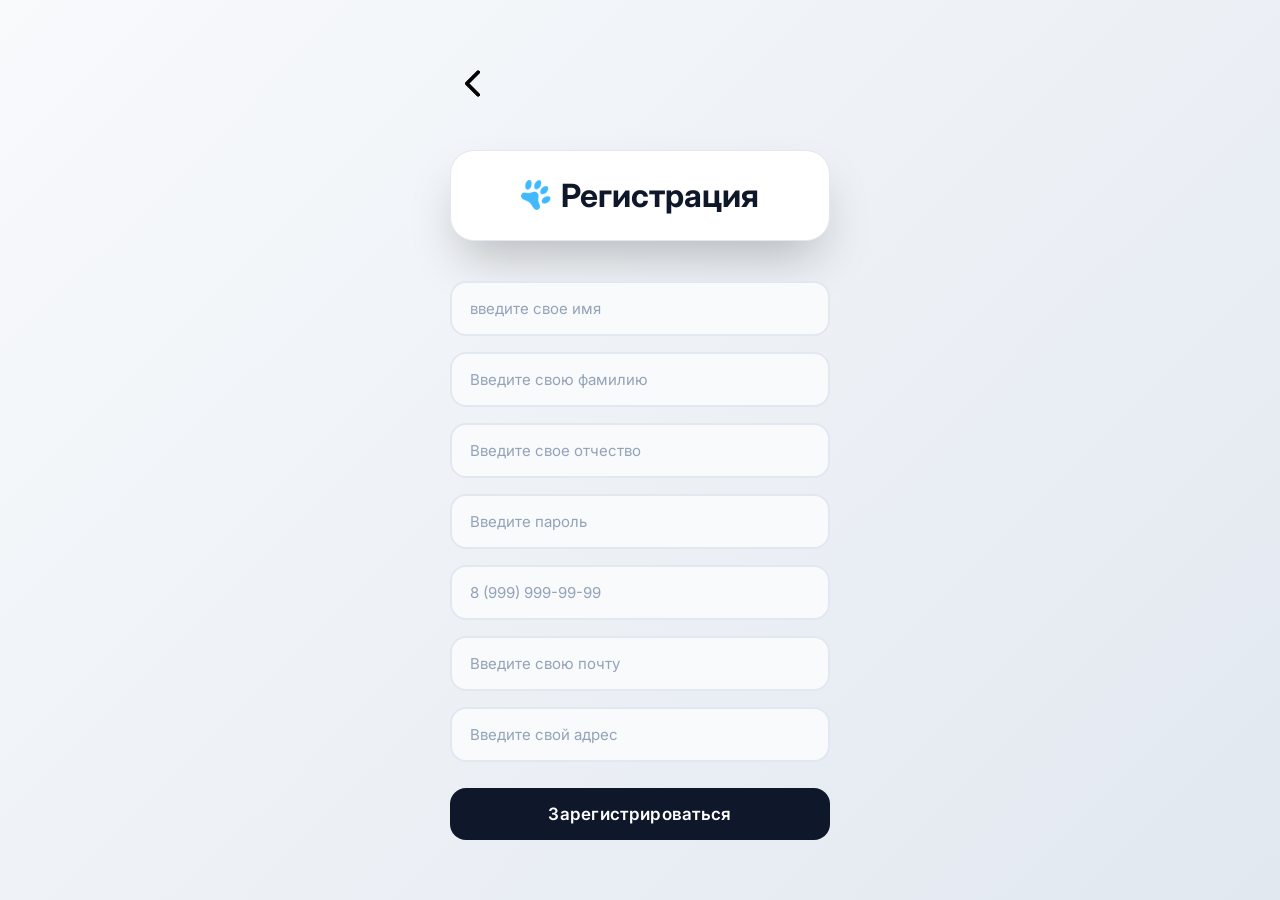
<file: RegisterClient.html>
<!DOCTYPE html>
<html lang="en">
<head>
    <meta charset="UTF-8">
    <meta name="viewport" content="width=device-width, initial-scale=1.0">
    <title>Document</title>
    <link rel="stylesheet" href="css/AuthStyles.css">
</head>
<body>
    <div class="reg">
        <a href="index.php"><img src="photo/pngegg (1) 1.png"></a>
        <div class="register">
            
        <img src="photo/Vector (1).png">
        <p>Регистрация</p>
        </div>
        <form class="forms" action="php/registerClient.php" method="post">
            <input type="text" placeholder="введите свое имя" name="Name" required>
            <input type="text" placeholder="Введите свою фамилию" name="Surname" required>
            <input type="text" placeholder="Введите свое отчество" name="MiddleName" required>
            <input type="password" minlength ="8" placeholder="Введите пароль" name="password_user" required>
            <input type="phone"  pattern="\8\s?[\(]{0,1}9[0-9]{2}[\)]{0,1}\s?\d{3}-?\d{2}-?\d{2}" placeholder="8 (999) 999-99-99" name="phone" required>
            <input type="email" placeholder="Введите свою почту" name="email" required>
            <input type="text" placeholder="Введите свой адрес" name="address" required>
            <input type="submit" value="Зарегистрироваться">
        </form>
    </div>
</body>
</html>
</file>
<file: css/AuthStyles.css>
@import url('https://fonts.googleapis.com/css2?family=Inter:wght@300;400;500;600;700&display=swap');

* {
    margin: 0;
    padding: 0;
    box-sizing: border-box;
}

body {
    font-family: 'Inter', sans-serif;
    background: linear-gradient(135deg, #f8fafc 0%, #e2e8f0 100%);
    min-height: 100vh;
    display: flex;
    justify-content: center;
    align-items: center;
}

.reg {
    width: 100%;
    max-width: 420px;
    padding: 20px;
    display: flex;
    flex-direction: column;
    gap: 40px;
}

.register {
    display: flex;
    justify-content: center;
    align-items: center;
    column-gap: 10px;
    background: white;
    padding: 25px 30px;
    border-radius: 24px;
    box-shadow: 0 25px 50px -12px rgba(0, 0, 0, 0.25);
    border: 1px solid #e2e8f0;
    text-align: center;
}

.register img {
    width: 30px;
    height: 30px;
    filter: invert(48%) sepia(79%) saturate(2476%) hue-rotate(176deg) brightness(101%) contrast(101%);
}

.register p {
    font-size: 32px;
    font-weight: 700;
    color: #0f172a;
}

.forms {
    display: flex;
    flex-direction: column;
    gap: 16px;
}

.forms input[type="text"], .forms input[type="email"],
.forms input[type="password"], .forms input[type="phone"], .forms select, .forms input[type="number"] {
    width: 100%;
    padding: 16px 18px;
    border: 2px solid #e2e8f0;
    border-radius: 16px;
    font-size: 15px;
    font-family: 'Inter', sans-serif;
    transition: all 0.2s;
    background: #f8fafc;
    color: #0f172a;
}

.forms select {
    appearance: none;
    
}

.forms input[type="text"]:focus, .forms input[type="email"]:focus,
.forms input[type="password"]:focus,.forms input[type="phone"]:focus, .forms select:focus, .forms input[type="number"]:focus {
    outline: none;
    border-color: #0ea5e9;
    background: white;
    box-shadow: 0 0 0 4px rgba(14, 165, 233, 0.1);
}

.forms input[type="text"]::placeholder, .forms input[type="email"]::placeholder,
.forms input[type="password"]::placeholder, .forms input[type="phone"]::placeholder, .forms select::placeholder, .forms input[type="number"]::placeholder {
    color: #94a3b8;
    font-weight: 400;
}

.forms input[type="submit"], .login2 {
    width: 100%;
    padding: 16px 18px;
    background: #0f172a;
    color: white;
    border: none;
    border-radius: 16px;
    font-size: 17px;
    font-weight: 600;
    cursor: pointer;
    transition: all 0.2s;
    margin-top: 10px;
    font-family: 'Inter', sans-serif;
    letter-spacing: 0.3px;
    text-align: center;
    text-decoration: none;
}



.forms input[type="submit"]:hover, .login2:hover {
    background: #0ea5e9;
    transform: translateY(-2px);
    box-shadow: 0 15px 30px -10px rgba(14, 165, 233, 0.4);
}

.forms input[type="submit"]:active, .login2:active {
    transform: translateY(0);
}

.btntwo {
    display: flex;
    flex-direction: column;
}

.forms input[type="file"][name="fileWork"] {
    width: 100%;
    padding: 12px 18px;
    border: 2px solid #e2e8f0;
    border-radius: 16px;
    font-size: 15px;
    font-family: 'Inter', sans-serif;
    background: #f8fafc;
    color: #0f172a;
    cursor: pointer;
}

.forms input[type="file"][name="fileWork"]:focus {
    outline: none;
    border-color: #0ea5e9;
    background: white;
    box-shadow: 0 0 0 4px rgba(14, 165, 233, 0.1);
}

.forms input[type="file"][name="fileWork"]::file-selector-button {
    padding: 8px 16px;
    background: #0ea5e9;
    color: white;
    border: none;
    border-radius: 12px;
    font-size: 14px;
    font-weight: 500;
    cursor: pointer;
    transition: all 0.2s;
    margin-right: 15px;
    font-family: 'Inter', sans-serif;
}

.forms input[type="file"][name="fileWork"]::file-selector-button:hover {
    background: #0284c7;
}
</file>
